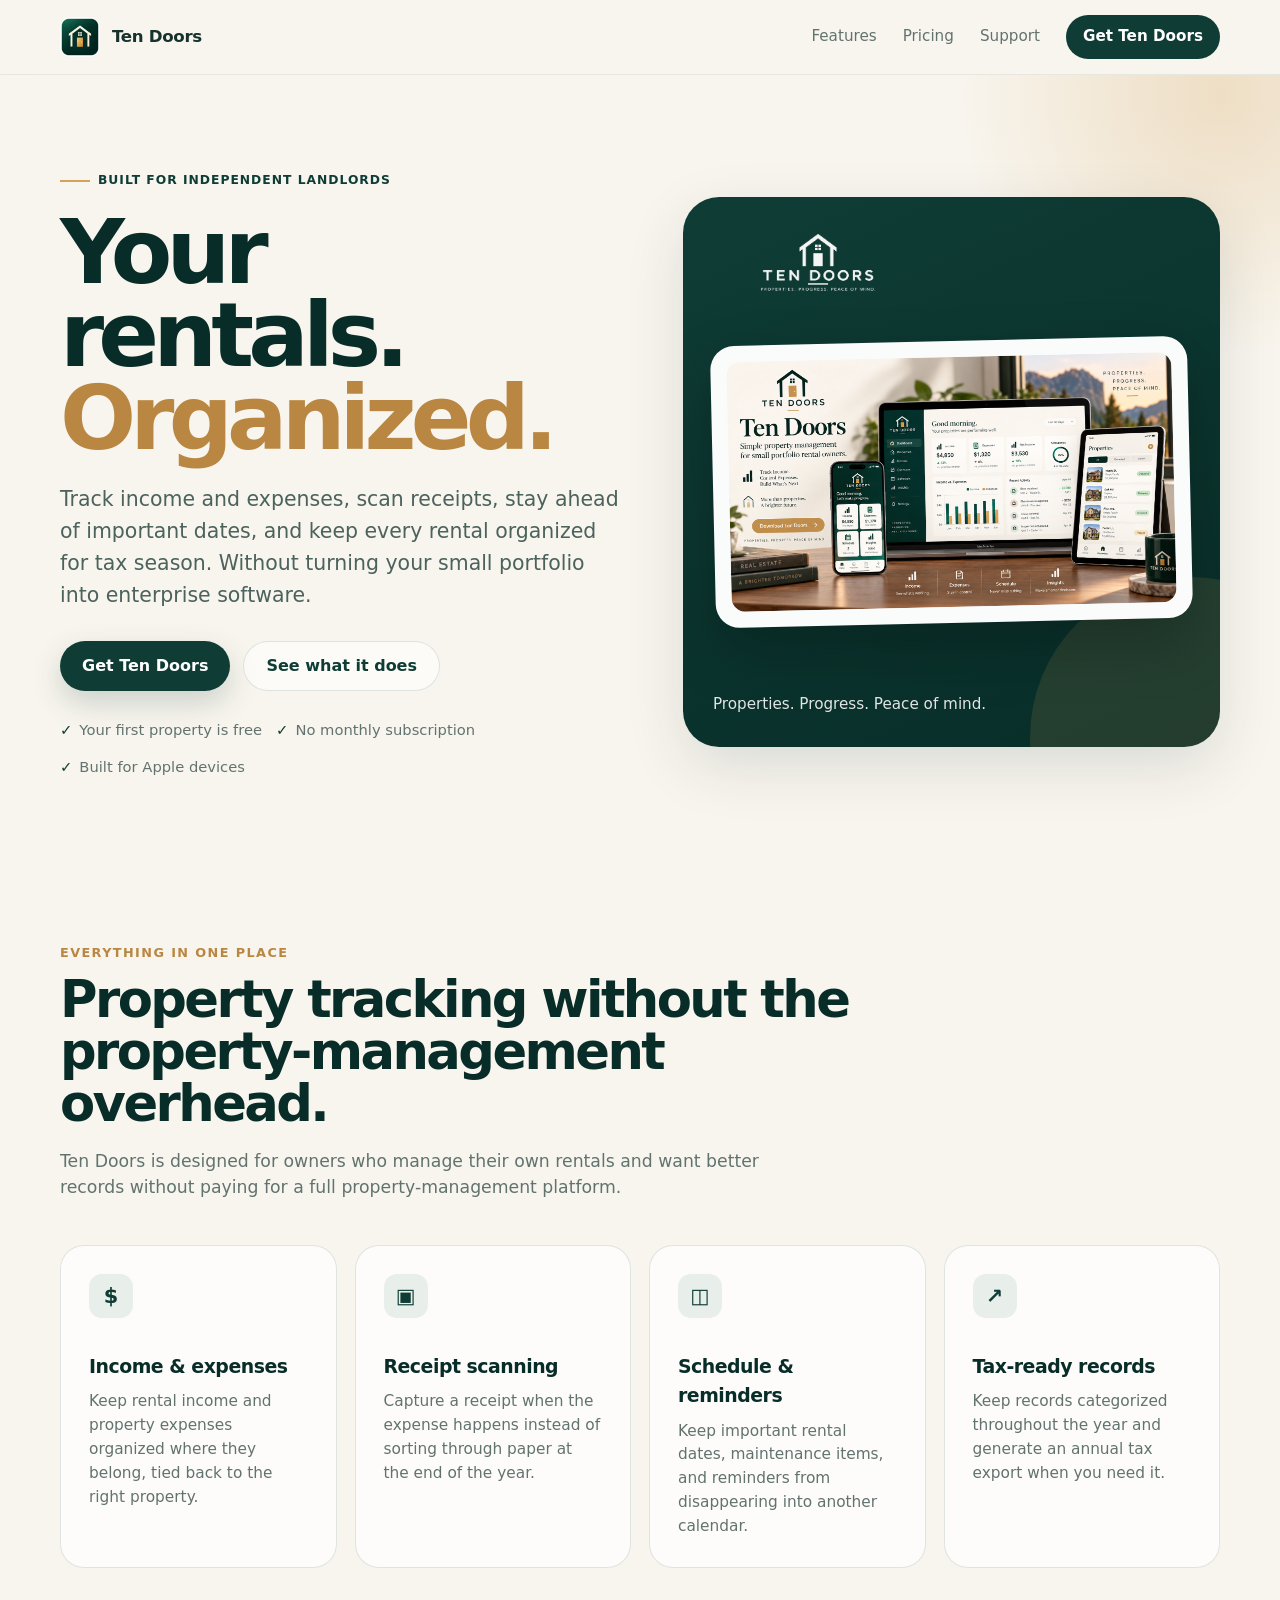
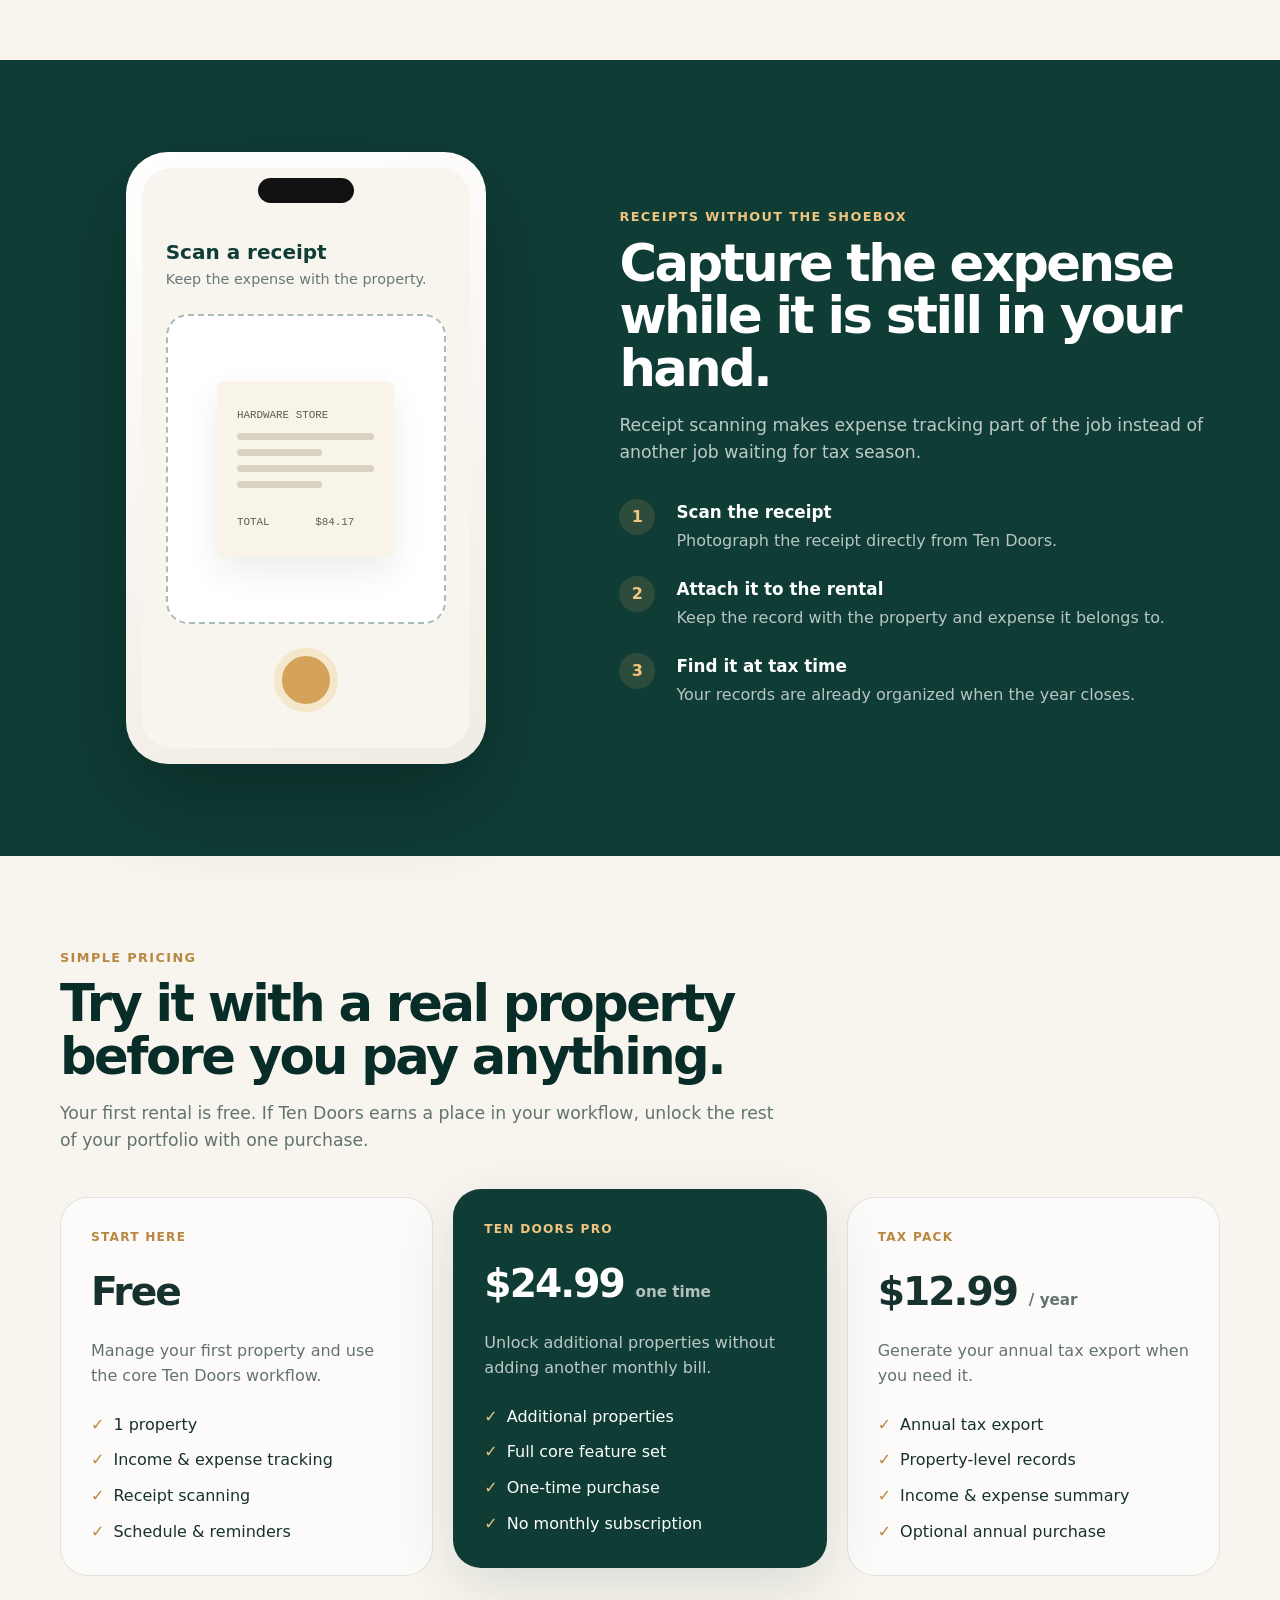
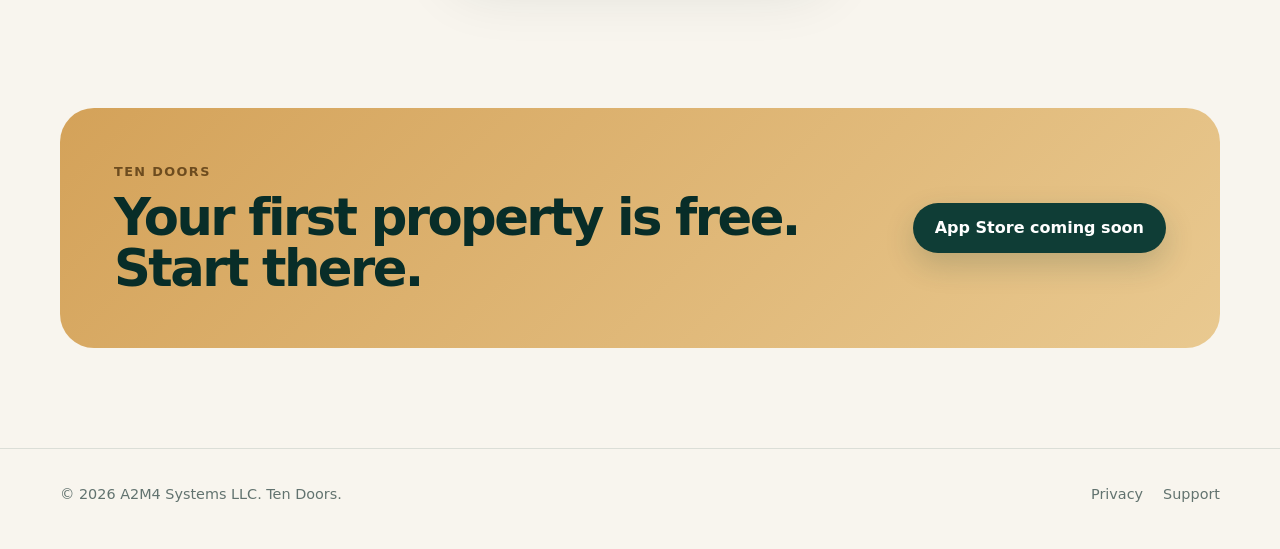
<file: index.html>
<!doctype html>
<html lang="en">
<head>
  <meta charset="utf-8">
  <meta name="viewport" content="width=device-width, initial-scale=1">
  <title>Ten Doors | Rental tracking for independent landlords</title>
  <meta name="description" content="Ten Doors helps independent landlords track rental income, expenses, receipts, schedules and tax records without another monthly subscription.">
  <meta name="theme-color" content="#0f3d36">
  <meta property="og:title" content="Ten Doors">
  <meta property="og:description" content="Rental tracking for independent landlords. Your first property is free.">
  <meta property="og:image" content="/assets/img/product-preview.png">
  <link rel="icon" href="/assets/img/app-icon.png">
  <link rel="apple-touch-icon" href="/assets/img/app-icon.png">
  <link rel="stylesheet" href="/assets/css/style.css">
</head>
<body>
<header class="site-header">
  <div class="container nav">
    <a class="brand" href="/"><img src="/assets/img/app-icon.png" alt="Ten Doors app icon"><span>Ten Doors</span></a>
    <nav class="nav-links" aria-label="Main navigation">
      <a href="#features">Features</a>
      <a href="#pricing">Pricing</a>
      <a href="/support/">Support</a>
      <a class="nav-cta" href="#download">Get Ten Doors</a>
    </nav>
  </div>
</header>

<main>
  <section class="hero">
    <div class="container hero-grid">
      <div>
        <div class="eyebrow">Built for independent landlords</div>
        <h1>Your rentals. <span>Organized.</span></h1>
        <p class="hero-copy">Track income and expenses, scan receipts, stay ahead of important dates, and keep every rental organized for tax season. Without turning your small portfolio into enterprise software.</p>
        <div class="hero-actions">
          <a class="button button-primary" href="#download">Get Ten Doors</a>
          <a class="button button-secondary" href="#features">See what it does</a>
        </div>
        <div class="microcopy"><span>Your first property is free</span><span>No monthly subscription</span><span>Built for Apple devices</span></div>
      </div>
      <div class="hero-card" aria-label="Ten Doors product preview">
        <img class="hero-logo" src="/assets/img/ten-doors-logo.png" alt="Ten Doors logo">
        <div class="hero-product"><img src="/assets/img/product-preview.png" alt="Ten Doors product dashboard shown across Apple devices"></div>
        <div class="hero-note">Properties. Progress. Peace of mind.</div>
      </div>
    </div>
  </section>

  <section class="section" id="features">
    <div class="container">
      <div class="section-kicker">Everything in one place</div>
      <h2 class="section-title">Property tracking without the property-management overhead.</h2>
      <p class="section-lede">Ten Doors is designed for owners who manage their own rentals and want better records without paying for a full property-management platform.</p>
      <div class="features">
        <article class="feature-card"><div class="feature-icon">$</div><h3>Income & expenses</h3><p>Keep rental income and property expenses organized where they belong, tied back to the right property.</p></article>
        <article class="feature-card"><div class="feature-icon">▣</div><h3>Receipt scanning</h3><p>Capture a receipt when the expense happens instead of sorting through paper at the end of the year.</p></article>
        <article class="feature-card"><div class="feature-icon">◫</div><h3>Schedule & reminders</h3><p>Keep important rental dates, maintenance items, and reminders from disappearing into another calendar.</p></article>
        <article class="feature-card"><div class="feature-icon">↗</div><h3>Tax-ready records</h3><p>Keep records categorized throughout the year and generate an annual tax export when you need it.</p></article>
      </div>
    </div>
  </section>

  <section class="section receipts">
    <div class="container receipt-grid">
      <div class="receipt-phone" aria-hidden="true">
        <div class="receipt-screen">
          <div class="phone-pill"></div>
          <strong style="font-size:1.25rem;color:#0f3d36">Scan a receipt</strong>
          <span style="color:#687975;font-size:.9rem">Keep the expense with the property.</span>
          <div class="scan-frame">
            <div class="receipt-paper">
              HARDWARE STORE
              <div class="receipt-line"></div><div class="receipt-line short"></div><div class="receipt-line"></div><div class="receipt-line short"></div><br>
              TOTAL&nbsp;&nbsp;&nbsp;&nbsp;&nbsp;&nbsp; $84.17
            </div>
          </div>
          <div class="scan-button"></div>
        </div>
      </div>
      <div>
        <div class="section-kicker" style="color:#f0c47f">Receipts without the shoebox</div>
        <h2 class="section-title">Capture the expense while it is still in your hand.</h2>
        <p class="section-lede">Receipt scanning makes expense tracking part of the job instead of another job waiting for tax season.</p>
        <div class="bullets">
          <div class="bullet"><div class="bullet-num">1</div><div><h3>Scan the receipt</h3><p>Photograph the receipt directly from Ten Doors.</p></div></div>
          <div class="bullet"><div class="bullet-num">2</div><div><h3>Attach it to the rental</h3><p>Keep the record with the property and expense it belongs to.</p></div></div>
          <div class="bullet"><div class="bullet-num">3</div><div><h3>Find it at tax time</h3><p>Your records are already organized when the year closes.</p></div></div>
        </div>
      </div>
    </div>
  </section>

  <section class="section" id="pricing">
    <div class="container">
      <div class="section-kicker">Simple pricing</div>
      <h2 class="section-title">Try it with a real property before you pay anything.</h2>
      <p class="section-lede">Your first rental is free. If Ten Doors earns a place in your workflow, unlock the rest of your portfolio with one purchase.</p>
      <div class="pricing-grid">
        <article class="price-card">
          <div class="label">Start here</div>
          <div class="price">Free</div>
          <p>Manage your first property and use the core Ten Doors workflow.</p>
          <ul class="price-list"><li>1 property</li><li>Income & expense tracking</li><li>Receipt scanning</li><li>Schedule & reminders</li></ul>
        </article>
        <article class="price-card featured">
          <div class="label">Ten Doors Pro</div>
          <div class="price">$24.99 <small>one time</small></div>
          <p>Unlock additional properties without adding another monthly bill.</p>
          <ul class="price-list"><li>Additional properties</li><li>Full core feature set</li><li>One-time purchase</li><li>No monthly subscription</li></ul>
        </article>
        <article class="price-card">
          <div class="label">Tax Pack</div>
          <div class="price">$12.99 <small>/ year</small></div>
          <p>Generate your annual tax export when you need it.</p>
          <ul class="price-list"><li>Annual tax export</li><li>Property-level records</li><li>Income & expense summary</li><li>Optional annual purchase</li></ul>
        </article>
      </div>
    </div>
  </section>

  <section class="cta-band" id="download">
    <div class="container">
      <div class="cta-inner">
        <div>
          <div class="section-kicker" style="color:#6d4c1f">Ten Doors</div>
          <h2>Your first property is free. Start there.</h2>
        </div>
        <span class="button button-primary" aria-disabled="true" title="App Store link coming soon">App Store coming soon</span>
      </div>
    </div>
  </section>
</main>

<footer class="site-footer">
  <div class="container footer-inner">
    <div>© 2026 A2M4 Systems LLC. Ten Doors.</div>
    <div class="footer-links"><a href="/privacy/">Privacy</a><a href="/support/">Support</a></div>
  </div>
</footer>
</body>
</html>
</file>
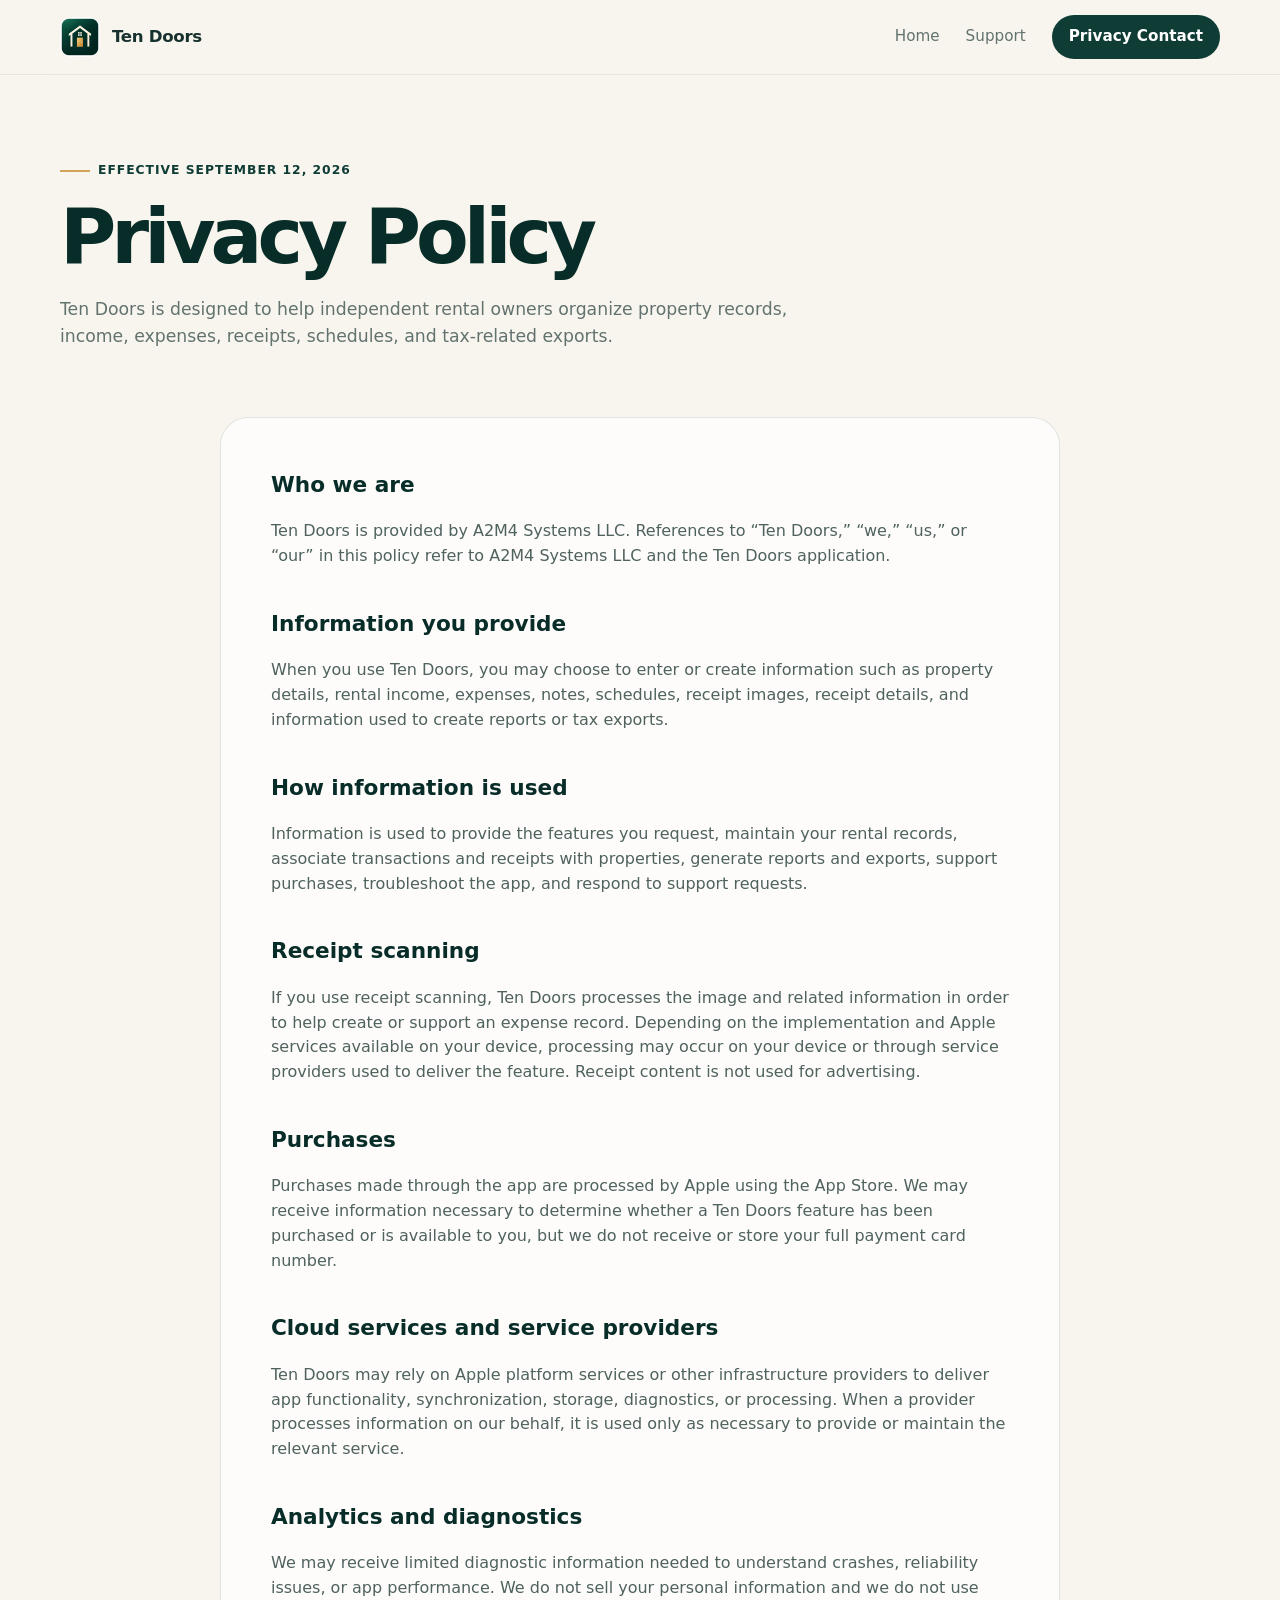
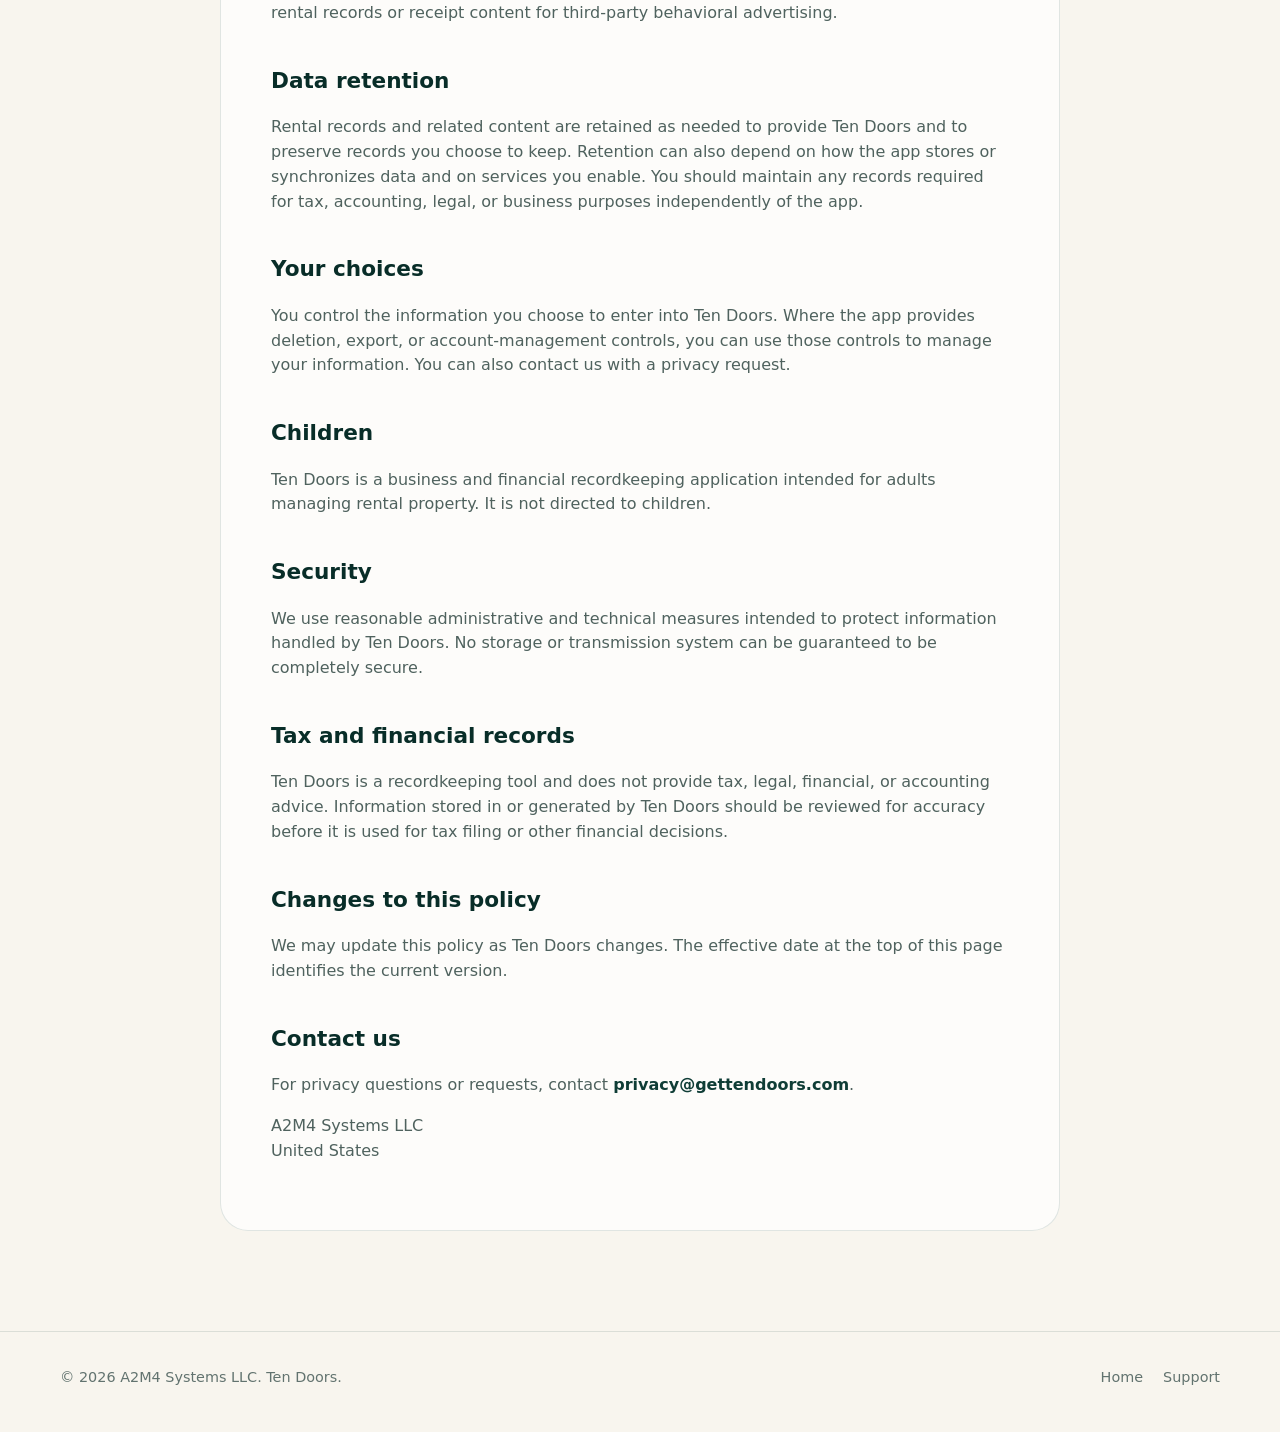
<file: privacy/index.html>
<!doctype html>
<html lang="en">
<head>
  <meta charset="utf-8"><meta name="viewport" content="width=device-width, initial-scale=1">
  <title>Ten Doors Privacy Policy</title>
  <meta name="description" content="Privacy policy for the Ten Doors rental tracking app.">
  <meta name="theme-color" content="#0f3d36">
  <link rel="icon" href="/assets/img/app-icon.png"><link rel="apple-touch-icon" href="/assets/img/app-icon.png"><link rel="stylesheet" href="/assets/css/style.css">
</head>
<body>
<header class="site-header"><div class="container nav"><a class="brand" href="/"><img src="/assets/img/app-icon.png" alt="Ten Doors app icon"><span>Ten Doors</span></a><nav class="nav-links"><a href="/">Home</a><a href="/support/">Support</a><a class="nav-cta" href="mailto:privacy@gettendoors.com">Privacy Contact</a></nav></div></header>
<main>
  <section class="page-hero"><div class="container"><div class="eyebrow">Effective September 12, 2026</div><h1>Privacy Policy</h1><p>Ten Doors is designed to help independent rental owners organize property records, income, expenses, receipts, schedules, and tax-related exports.</p></div></section>
  <div class="content-shell"><div class="content-card">
    <h2>Who we are</h2>
    <p>Ten Doors is provided by A2M4 Systems LLC. References to “Ten Doors,” “we,” “us,” or “our” in this policy refer to A2M4 Systems LLC and the Ten Doors application.</p>

    <h2>Information you provide</h2>
    <p>When you use Ten Doors, you may choose to enter or create information such as property details, rental income, expenses, notes, schedules, receipt images, receipt details, and information used to create reports or tax exports.</p>

    <h2>How information is used</h2>
    <p>Information is used to provide the features you request, maintain your rental records, associate transactions and receipts with properties, generate reports and exports, support purchases, troubleshoot the app, and respond to support requests.</p>

    <h2>Receipt scanning</h2>
    <p>If you use receipt scanning, Ten Doors processes the image and related information in order to help create or support an expense record. Depending on the implementation and Apple services available on your device, processing may occur on your device or through service providers used to deliver the feature. Receipt content is not used for advertising.</p>

    <h2>Purchases</h2>
    <p>Purchases made through the app are processed by Apple using the App Store. We may receive information necessary to determine whether a Ten Doors feature has been purchased or is available to you, but we do not receive or store your full payment card number.</p>

    <h2>Cloud services and service providers</h2>
    <p>Ten Doors may rely on Apple platform services or other infrastructure providers to deliver app functionality, synchronization, storage, diagnostics, or processing. When a provider processes information on our behalf, it is used only as necessary to provide or maintain the relevant service.</p>

    <h2>Analytics and diagnostics</h2>
    <p>We may receive limited diagnostic information needed to understand crashes, reliability issues, or app performance. We do not sell your personal information and we do not use rental records or receipt content for third-party behavioral advertising.</p>

    <h2>Data retention</h2>
    <p>Rental records and related content are retained as needed to provide Ten Doors and to preserve records you choose to keep. Retention can also depend on how the app stores or synchronizes data and on services you enable. You should maintain any records required for tax, accounting, legal, or business purposes independently of the app.</p>

    <h2>Your choices</h2>
    <p>You control the information you choose to enter into Ten Doors. Where the app provides deletion, export, or account-management controls, you can use those controls to manage your information. You can also contact us with a privacy request.</p>

    <h2>Children</h2>
    <p>Ten Doors is a business and financial recordkeeping application intended for adults managing rental property. It is not directed to children.</p>

    <h2>Security</h2>
    <p>We use reasonable administrative and technical measures intended to protect information handled by Ten Doors. No storage or transmission system can be guaranteed to be completely secure.</p>

    <h2>Tax and financial records</h2>
    <p>Ten Doors is a recordkeeping tool and does not provide tax, legal, financial, or accounting advice. Information stored in or generated by Ten Doors should be reviewed for accuracy before it is used for tax filing or other financial decisions.</p>

    <h2>Changes to this policy</h2>
    <p>We may update this policy as Ten Doors changes. The effective date at the top of this page identifies the current version.</p>

    <h2>Contact us</h2>
    <p>For privacy questions or requests, contact <a href="mailto:privacy@gettendoors.com" style="color:#0f3d36;font-weight:700">privacy@gettendoors.com</a>.</p>
    <p>A2M4 Systems LLC<br>United States</p>
  </div></div>
</main>
<footer class="site-footer"><div class="container footer-inner"><div>© 2026 A2M4 Systems LLC. Ten Doors.</div><div class="footer-links"><a href="/">Home</a><a href="/support/">Support</a></div></div></footer>
</body></html>
</file>
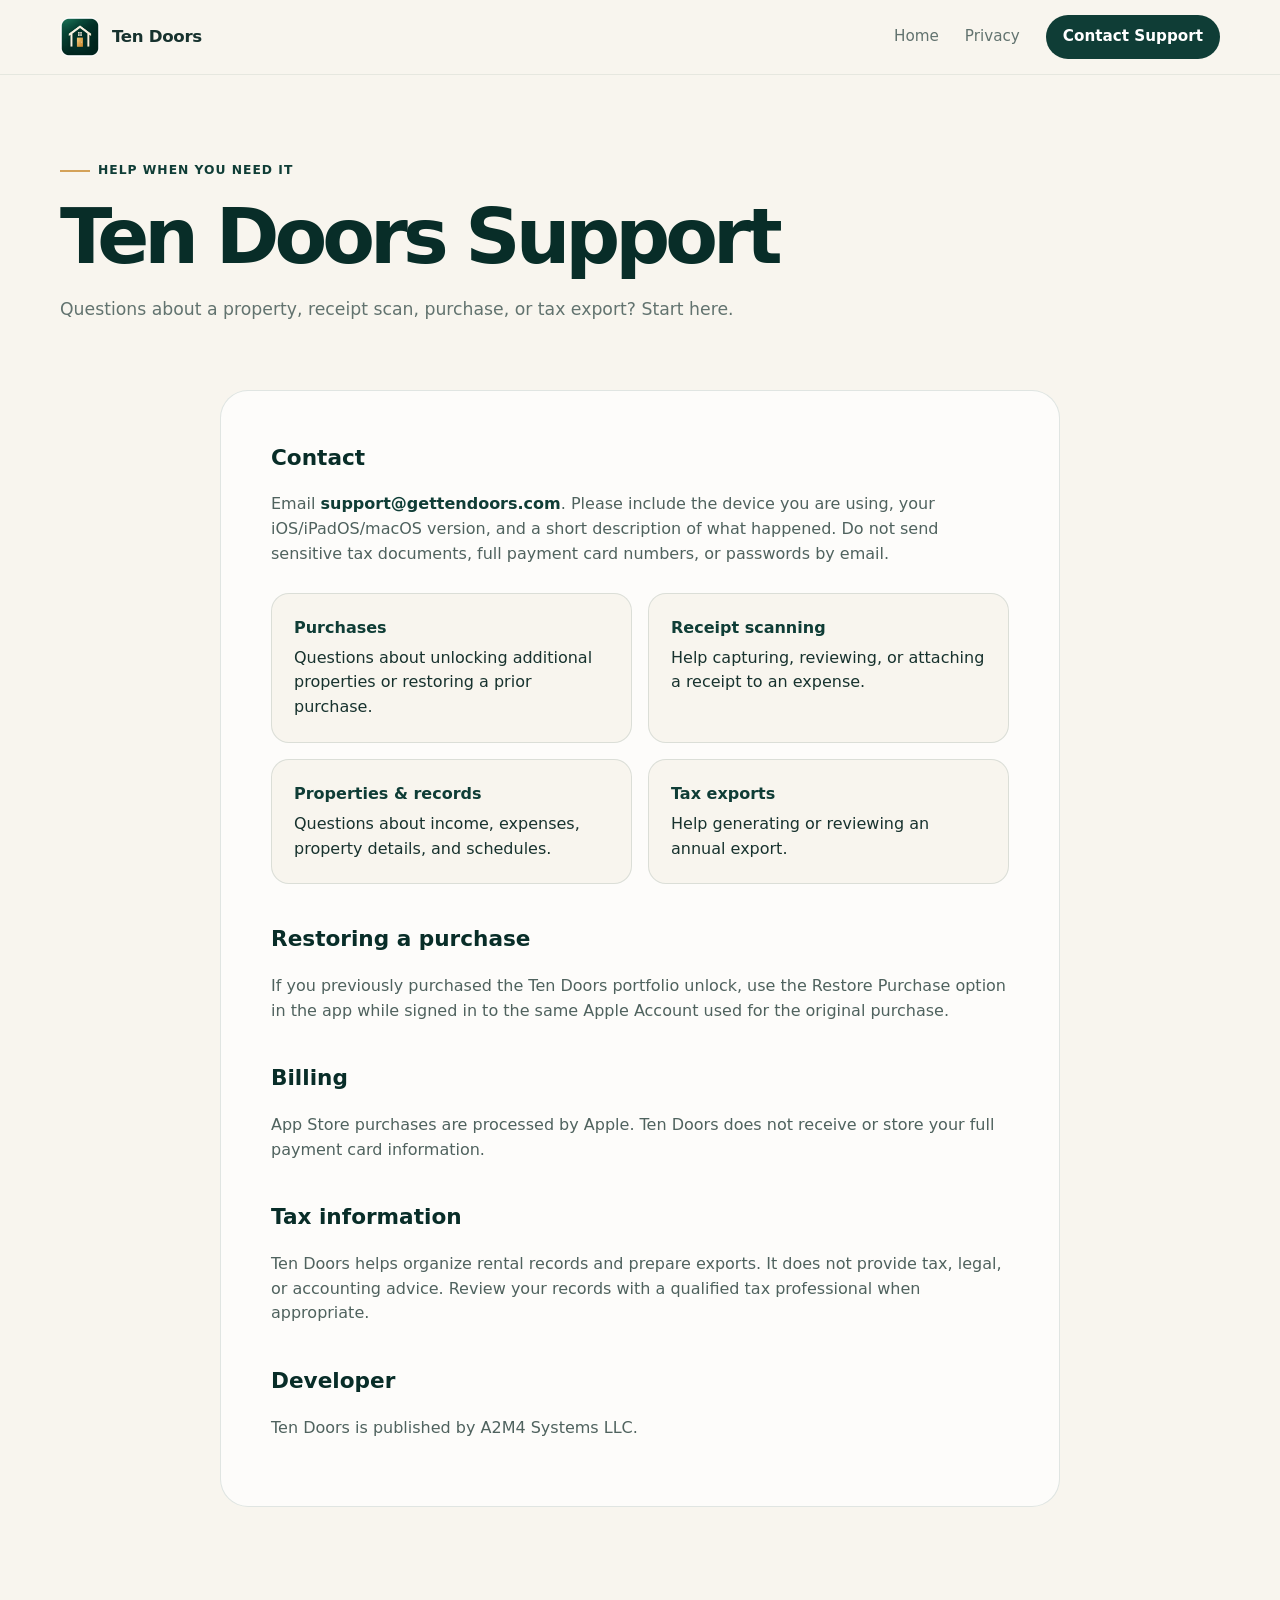
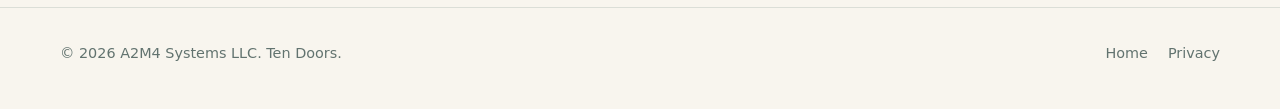
<file: support/index.html>
<!doctype html>
<html lang="en">
<head>
  <meta charset="utf-8"><meta name="viewport" content="width=device-width, initial-scale=1">
  <title>Ten Doors Support</title>
  <meta name="description" content="Support for the Ten Doors rental tracking app.">
  <meta name="theme-color" content="#0f3d36">
  <link rel="icon" href="/assets/img/app-icon.png"><link rel="apple-touch-icon" href="/assets/img/app-icon.png"><link rel="stylesheet" href="/assets/css/style.css">
</head>
<body>
<header class="site-header"><div class="container nav"><a class="brand" href="/"><img src="/assets/img/app-icon.png" alt="Ten Doors app icon"><span>Ten Doors</span></a><nav class="nav-links"><a href="/">Home</a><a href="/privacy/">Privacy</a><a class="nav-cta" href="mailto:support@gettendoors.com">Contact Support</a></nav></div></header>
<main>
  <section class="page-hero"><div class="container"><div class="eyebrow">Help when you need it</div><h1>Ten Doors Support</h1><p>Questions about a property, receipt scan, purchase, or tax export? Start here.</p></div></section>
  <div class="content-shell"><div class="content-card">
    <h2>Contact</h2>
    <p>Email <a href="mailto:support@gettendoors.com" style="color:#0f3d36;font-weight:700">support@gettendoors.com</a>. Please include the device you are using, your iOS/iPadOS/macOS version, and a short description of what happened. Do not send sensitive tax documents, full payment card numbers, or passwords by email.</p>
    <div class="support-grid">
      <div class="support-box"><strong>Purchases</strong>Questions about unlocking additional properties or restoring a prior purchase.</div>
      <div class="support-box"><strong>Receipt scanning</strong>Help capturing, reviewing, or attaching a receipt to an expense.</div>
      <div class="support-box"><strong>Properties & records</strong>Questions about income, expenses, property details, and schedules.</div>
      <div class="support-box"><strong>Tax exports</strong>Help generating or reviewing an annual export.</div>
    </div>
    <h2>Restoring a purchase</h2>
    <p>If you previously purchased the Ten Doors portfolio unlock, use the Restore Purchase option in the app while signed in to the same Apple Account used for the original purchase.</p>
    <h2>Billing</h2>
    <p>App Store purchases are processed by Apple. Ten Doors does not receive or store your full payment card information.</p>
    <h2>Tax information</h2>
    <p>Ten Doors helps organize rental records and prepare exports. It does not provide tax, legal, or accounting advice. Review your records with a qualified tax professional when appropriate.</p>
    <h2>Developer</h2>
    <p>Ten Doors is published by A2M4 Systems LLC.</p>
  </div></div>
</main>
<footer class="site-footer"><div class="container footer-inner"><div>© 2026 A2M4 Systems LLC. Ten Doors.</div><div class="footer-links"><a href="/">Home</a><a href="/privacy/">Privacy</a></div></div></footer>
</body></html>
</file>
<file: assets/css/style.css>
:root {
  --evergreen: #0f3d36;
  --evergreen-2: #15574c;
  --evergreen-3: #082d28;
  --gold: #d4a259;
  --gold-dark: #b98742;
  --cream: #f8f5ee;
  --cream-2: #efe9dc;
  --ink: #17322e;
  --muted: #62736f;
  --white: #ffffff;
  --line: rgba(15, 61, 54, .12);
  --shadow: 0 20px 60px rgba(9, 45, 40, .12);
  --radius: 24px;
  --max: 1160px;
}

* { box-sizing: border-box; }
html { scroll-behavior: smooth; }
body {
  margin: 0;
  color: var(--ink);
  background: var(--cream);
  font-family: -apple-system, BlinkMacSystemFont, "SF Pro Display", "SF Pro Text", Inter, system-ui, sans-serif;
  line-height: 1.55;
  -webkit-font-smoothing: antialiased;
}
a { color: inherit; text-decoration: none; }
img { display: block; max-width: 100%; }
.container { width: min(var(--max), calc(100% - 40px)); margin-inline: auto; }

.site-header {
  position: sticky;
  top: 0;
  z-index: 30;
  backdrop-filter: blur(18px);
  -webkit-backdrop-filter: blur(18px);
  background: rgba(248,245,238,.86);
  border-bottom: 1px solid rgba(15,61,54,.08);
}
.nav {
  min-height: 74px;
  display: flex;
  align-items: center;
  justify-content: space-between;
  gap: 24px;
}
.brand { display: flex; align-items: center; gap: 12px; font-weight: 760; letter-spacing: -.02em; }
.brand img { width: 40px; height: 40px; border-radius: 11px; object-fit: cover; }
.brand span { font-size: 1.04rem; }
.nav-links { display: flex; align-items: center; gap: 26px; color: var(--muted); font-size: .95rem; }
.nav-links a:hover { color: var(--evergreen); }
.nav-cta { color: var(--white) !important; background: var(--evergreen); padding: 10px 17px; border-radius: 999px; font-weight: 650; }

.hero {
  position: relative;
  overflow: hidden;
  padding: 90px 0 72px;
}
.hero::before {
  content: "";
  position: absolute;
  width: 560px;
  height: 560px;
  border-radius: 50%;
  right: -220px;
  top: -260px;
  background: radial-gradient(circle, rgba(212,162,89,.28), rgba(212,162,89,0) 66%);
  pointer-events: none;
}
.hero-grid { display: grid; grid-template-columns: 1.02fr .98fr; gap: 64px; align-items: center; }
.eyebrow {
  display: inline-flex;
  gap: 8px;
  align-items: center;
  color: var(--evergreen);
  font-weight: 700;
  letter-spacing: .08em;
  text-transform: uppercase;
  font-size: .77rem;
  margin-bottom: 20px;
}
.eyebrow::before { content: ""; width: 30px; height: 2px; background: var(--gold); }
h1 { font-size: clamp(3.3rem, 7vw, 6.4rem); line-height: .93; letter-spacing: -.065em; margin: 0 0 24px; color: var(--evergreen-3); max-width: 760px; }
.hero h1 span { color: var(--gold-dark); }
.hero-copy { font-size: clamp(1.08rem, 1.8vw, 1.28rem); max-width: 650px; color: #4b625d; margin: 0 0 30px; }
.hero-actions { display: flex; flex-wrap: wrap; gap: 13px; align-items: center; margin-bottom: 28px; }
.button {
  display: inline-flex;
  align-items: center;
  justify-content: center;
  min-height: 50px;
  padding: 0 22px;
  border-radius: 999px;
  font-weight: 720;
  transition: transform .16s ease, background .16s ease;
}
.button:hover { transform: translateY(-1px); }
.button-primary { background: var(--evergreen); color: var(--white); box-shadow: 0 12px 30px rgba(15,61,54,.19); }
.button-secondary { border: 1px solid var(--line); background: rgba(255,255,255,.55); color: var(--evergreen); }
.microcopy { color: var(--muted); font-size: .92rem; display: flex; gap: 14px; flex-wrap: wrap; }
.microcopy span { display: inline-flex; gap: 7px; align-items: center; }
.microcopy span::before { content: "✓"; color: var(--evergreen); font-weight: 800; }

.hero-card {
  position: relative;
  border-radius: 36px;
  background: linear-gradient(155deg, var(--evergreen), var(--evergreen-3));
  padding: 30px;
  min-height: 550px;
  box-shadow: var(--shadow);
  display: flex;
  flex-direction: column;
  justify-content: space-between;
  overflow: hidden;
}
.hero-card::after {
  content: "";
  position: absolute;
  width: 320px;
  height: 320px;
  border-radius: 50%;
  right: -130px;
  bottom: -150px;
  background: rgba(212,162,89,.13);
}
.hero-logo { width: 210px; filter: brightness(0) invert(1); opacity: .96; }
.hero-product {
  position: relative;
  z-index: 2;
  background: rgba(255,255,255,.98);
  border-radius: 24px;
  padding: 16px;
  box-shadow: 0 24px 60px rgba(0,0,0,.24);
  transform: rotate(-1.3deg);
}
.hero-product img { border-radius: 14px; }
.hero-note { position: relative; z-index: 2; color: rgba(255,255,255,.88); margin-top: 26px; max-width: 380px; font-size: .95rem; }

.section { padding: 92px 0; }
.section-kicker { color: var(--gold-dark); font-weight: 760; font-size: .8rem; letter-spacing: .11em; text-transform: uppercase; margin-bottom: 10px; }
.section-title { font-size: clamp(2.2rem, 4vw, 4rem); line-height: 1.02; letter-spacing: -.05em; color: var(--evergreen-3); margin: 0; max-width: 820px; }
.section-lede { margin: 18px 0 0; max-width: 720px; color: var(--muted); font-size: 1.08rem; }

.features { display: grid; grid-template-columns: repeat(4, 1fr); gap: 18px; margin-top: 44px; }
.feature-card { background: rgba(255,255,255,.68); border: 1px solid var(--line); border-radius: var(--radius); padding: 28px; min-height: 245px; }
.feature-icon { width: 44px; height: 44px; border-radius: 13px; display: grid; place-items: center; color: var(--evergreen); background: #e8eee9; margin-bottom: 34px; font-size: 1.3rem; font-weight: 800; }
.feature-card h3 { margin: 0 0 9px; color: var(--evergreen-3); font-size: 1.18rem; letter-spacing: -.025em; }
.feature-card p { margin: 0; color: var(--muted); font-size: .96rem; }

.receipts { background: var(--evergreen); color: var(--white); }
.receipts .section-title { color: var(--white); }
.receipts .section-lede { color: rgba(255,255,255,.72); }
.receipt-grid { display: grid; grid-template-columns: .9fr 1.1fr; gap: 68px; align-items: center; }
.receipt-phone {
  background: linear-gradient(160deg, #fff, #f0ece3);
  border-radius: 42px;
  padding: 16px;
  width: min(360px, 86%);
  margin: auto;
  box-shadow: 0 35px 90px rgba(0,0,0,.28);
}
.receipt-screen { border-radius: 30px; min-height: 580px; padding: 28px 24px; background: var(--cream); color: var(--ink); display: flex; flex-direction: column; }
.phone-pill { width: 96px; height: 25px; background: #111; border-radius: 999px; margin: -18px auto 34px; }
.scan-frame { margin: 24px 0; flex: 1; border-radius: 22px; border: 2px dashed rgba(15,61,54,.35); display: grid; place-items: center; padding: 18px; background: white; }
.receipt-paper { width: 74%; background: #f8f4e8; border-radius: 8px; box-shadow: 0 14px 35px rgba(0,0,0,.08); padding: 26px 20px; color: #5e5b52; font-family: ui-monospace, SFMono-Regular, Menlo, monospace; font-size: .68rem; }
.receipt-line { height: 7px; background: #d9d2c2; border-radius: 5px; margin: 9px 0; }
.receipt-line.short { width: 62%; }
.scan-button { width: 64px; height: 64px; border-radius: 50%; background: var(--gold); border: 8px solid #f5e7cc; margin: 0 auto 8px; }
.bullets { display: grid; gap: 22px; margin-top: 34px; }
.bullet { display: grid; grid-template-columns: 42px 1fr; gap: 15px; align-items: start; }
.bullet-num { width: 36px; height: 36px; border-radius: 50%; background: rgba(212,162,89,.15); color: #f1c47f; display: grid; place-items: center; font-weight: 800; }
.bullet h3 { margin: 0 0 4px; font-size: 1.05rem; }
.bullet p { margin: 0; color: rgba(255,255,255,.7); }

.pricing-grid { display: grid; grid-template-columns: repeat(3, 1fr); gap: 20px; margin-top: 44px; }
.price-card { border: 1px solid var(--line); border-radius: 28px; padding: 30px; background: rgba(255,255,255,.62); }
.price-card.featured { background: var(--evergreen); color: var(--white); transform: translateY(-8px); box-shadow: var(--shadow); }
.price-card .label { color: var(--gold-dark); font-weight: 760; font-size: .76rem; letter-spacing: .1em; text-transform: uppercase; }
.price-card.featured .label { color: #f0c47f; }
.price { font-size: 2.45rem; font-weight: 810; letter-spacing: -.05em; margin: 15px 0 5px; }
.price small { font-size: .95rem; font-weight: 600; color: var(--muted); letter-spacing: 0; }
.price-card.featured .price small { color: rgba(255,255,255,.67); }
.price-card p { color: var(--muted); }
.price-card.featured p { color: rgba(255,255,255,.72); }
.price-list { list-style: none; padding: 0; margin: 24px 0 0; display: grid; gap: 11px; }
.price-list li::before { content: "✓"; color: var(--gold-dark); margin-right: 9px; font-weight: 900; }
.price-card.featured .price-list li::before { color: #f0c47f; }

.cta-band { padding: 40px 0 100px; }
.cta-inner { background: linear-gradient(135deg, var(--gold), #e9c990); border-radius: 34px; padding: 54px; display: flex; justify-content: space-between; gap: 40px; align-items: center; }
.cta-inner h2 { margin: 0; font-size: clamp(2rem, 4vw, 3.8rem); line-height: 1; letter-spacing: -.05em; color: var(--evergreen-3); max-width: 690px; }

.page-hero { padding: 80px 0 50px; }
.page-hero h1 { font-size: clamp(2.8rem, 6vw, 5.5rem); max-width: 850px; }
.page-hero p { max-width: 760px; color: var(--muted); font-size: 1.08rem; }
.content-shell { width: min(840px, calc(100% - 40px)); margin: 0 auto; padding: 0 0 100px; }
.content-card { background: rgba(255,255,255,.72); border: 1px solid var(--line); border-radius: 28px; padding: clamp(26px, 5vw, 50px); }
.content-card h2 { margin-top: 38px; color: var(--evergreen-3); font-size: 1.35rem; }
.content-card h2:first-child { margin-top: 0; }
.content-card p, .content-card li { color: #4f625e; }
.content-card ul { padding-left: 20px; }
.support-grid { display: grid; grid-template-columns: repeat(2, 1fr); gap: 16px; margin: 26px 0; }
.support-box { border: 1px solid var(--line); background: var(--cream); border-radius: 18px; padding: 22px; }
.support-box strong { display: block; margin-bottom: 5px; color: var(--evergreen); }

.site-footer { border-top: 1px solid var(--line); padding: 34px 0 44px; color: var(--muted); font-size: .9rem; }
.footer-inner { display: flex; justify-content: space-between; gap: 24px; align-items: center; }
.footer-links { display: flex; gap: 20px; }

@media (max-width: 980px) {
  .hero-grid, .receipt-grid { grid-template-columns: 1fr; }
  .hero { padding-top: 66px; }
  .hero-card { min-height: 480px; }
  .features { grid-template-columns: repeat(2, 1fr); }
  .pricing-grid { grid-template-columns: 1fr; }
  .price-card.featured { transform: none; }
  .cta-inner { flex-direction: column; align-items: flex-start; }
}

@media (max-width: 700px) {
  .container { width: min(100% - 28px, var(--max)); }
  .nav-links a:not(.nav-cta) { display: none; }
  .hero { padding: 52px 0 54px; }
  h1 { font-size: clamp(3rem, 16vw, 4.6rem); }
  .hero-card { padding: 20px; min-height: 410px; border-radius: 28px; }
  .hero-logo { width: 160px; }
  .section { padding: 70px 0; }
  .features { grid-template-columns: 1fr; }
  .feature-card { min-height: 0; }
  .receipt-phone { width: min(320px, 100%); }
  .receipt-screen { min-height: 500px; }
  .cta-inner { padding: 34px 26px; }
  .support-grid { grid-template-columns: 1fr; }
  .footer-inner { flex-direction: column; align-items: flex-start; }
}
</file>
